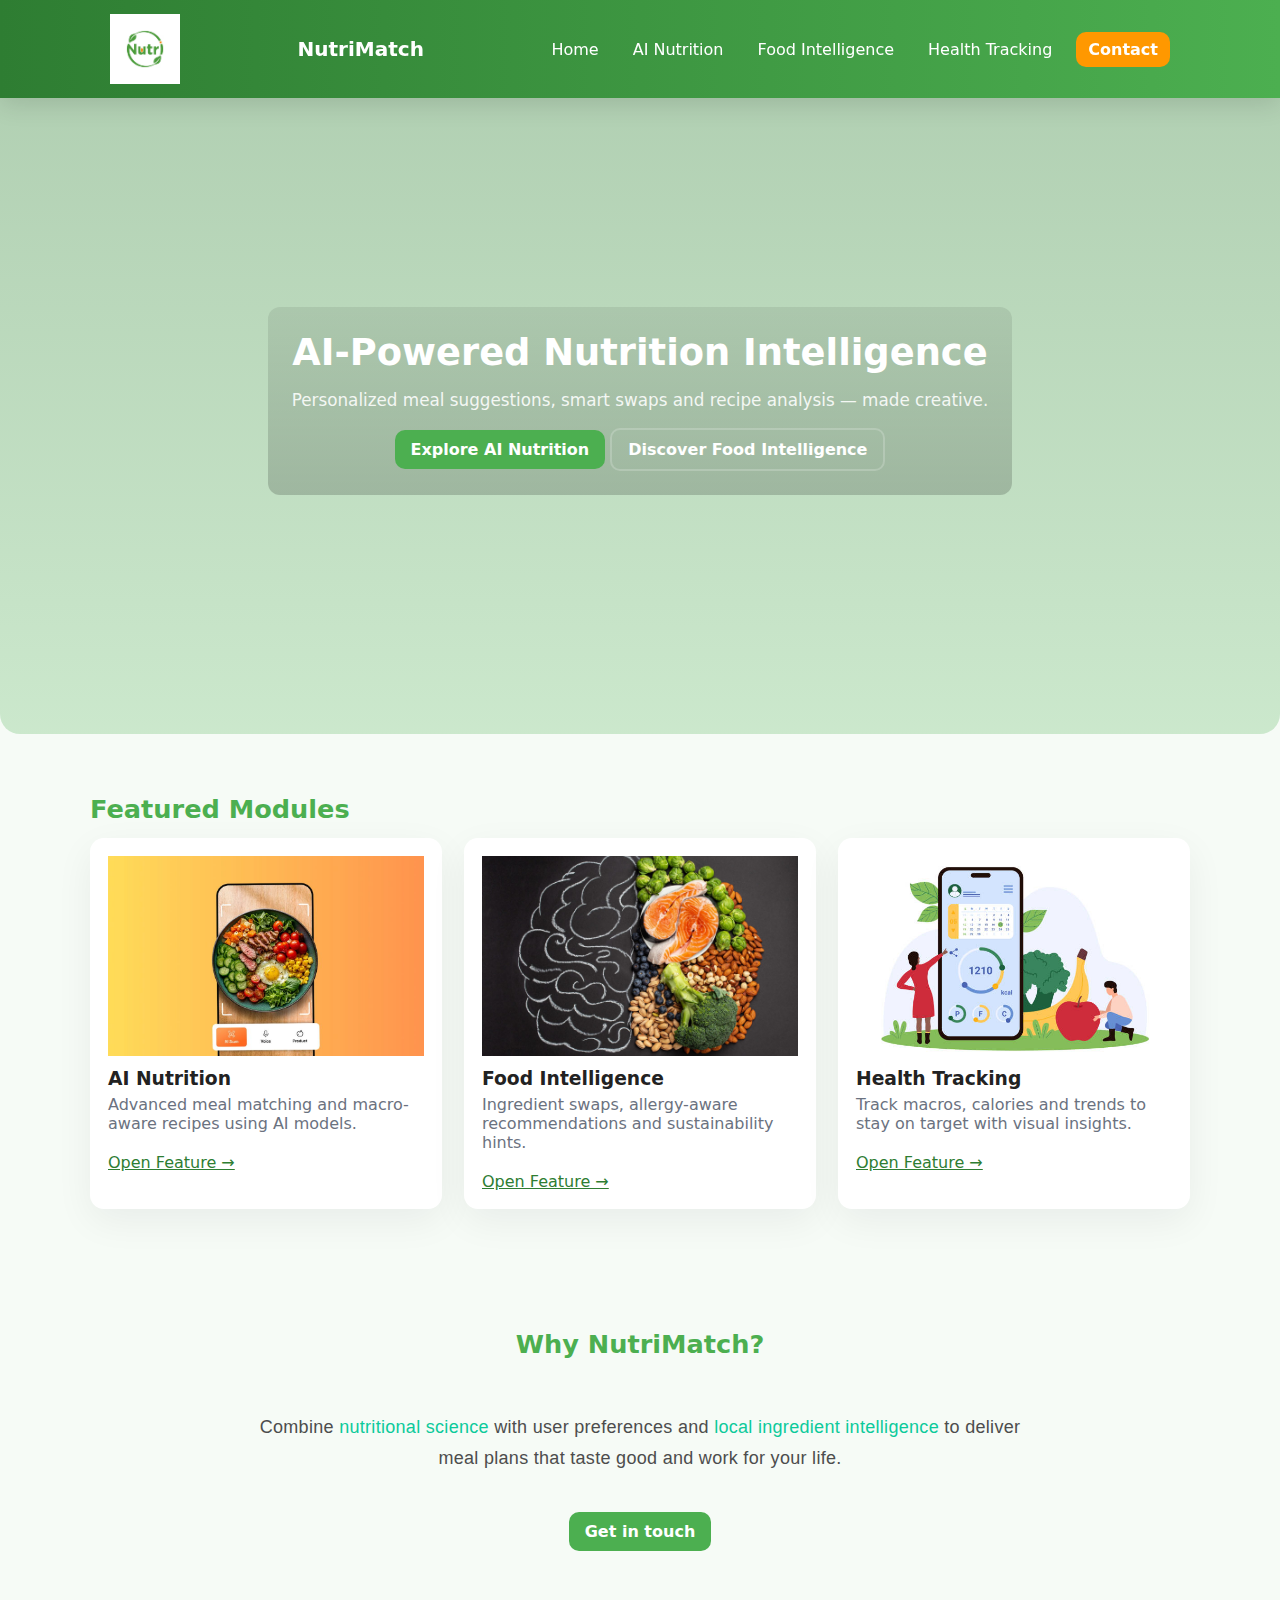
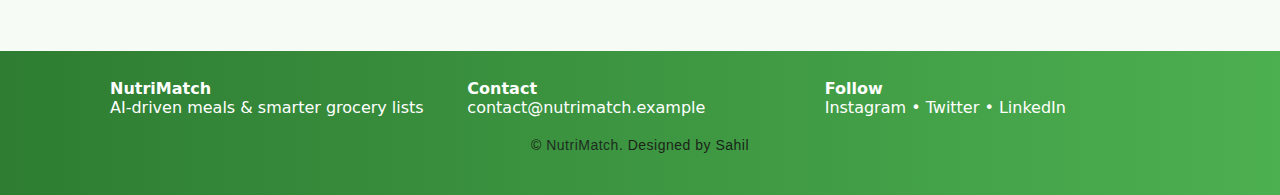
<file: index.html>
<!DOCTYPE html>
<html lang="en">
<head>
 <link rel="icon" type="logo.jpg.avif" href="logo.jpg.avif">
  <meta charset="utf-8" />
  <meta name="viewport" content="width=device-width,initial-scale=1" />
  <title>NutriMatch — Home </title>
  <link rel="stylesheet" href="style.css" />
<body>
  <header class="site-header">
    <div class="container header-inner">
      <img src="logo.jpg.avif" alt="logo" width="70px" height="70">
      <a class="brand" href="index.html">NutriMatch</a>
      <nav class="main-nav" aria-label="Main navigation">
        <a href="index.html" class="nav-link">Home</a>
        <a href="ai.html" class="nav-link">AI Nutrition</a>
        <a href="foodint.html" class="nav-link">Food Intelligence</a>
        <a href="healtthtrack.html" class="nav-link">Health Tracking</a>
        <a href="contact.html" class="nav-link btn-cta">Contact</a>
      </nav>
    </div>
  </header>

  <main>
    <section class="hero hero-home" aria-label="Hero">
      <div class="hero-inner container">
        <h1>AI-Powered Nutrition Intelligence</h1>
        <p class="lead">Personalized meal suggestions, smart swaps and recipe analysis — made creative.</p>
        <div class="hero-ctas">
          <a class="btn" href="ai.html">Explore AI Nutrition</a>
          <a class="btn ghost" href="foodint.html">Discover Food Intelligence</a>
        </div>
      </div>
    </section>

    <section class="section container features-preview" id="features-preview">
      <h2>Featured Modules</h2>
      <div class="grid-3">
        <article class="card">
          <img src="ai-calorie-tracker-photo-food-journal-goldi-2.jpg" alt="AI Nutrition" />
          <h3>AI Nutrition</h3>
          <p>Advanced meal matching and macro-aware recipes using AI models.</p>
          <a class="small-link" href="ai.html">Open Feature →</a>
        </article>

        <article class="card">
          <img src="1_9sjPnug06-SEDKvUxuSUHg.jpg" alt="Food Intelligence" />
          <h3>Food Intelligence</h3>
          <p>Ingredient swaps, allergy-aware recommendations and sustainability hints.</p>
          <a class="small-link" href="foodint.html">Open Feature →</a>
        </article>

        <article class="card">
          <img src="istockphoto-2155532154-612x612.jpg" alt="Health Tracking" />
          <h3>Health Tracking</h3>
          <p>Track macros, calories and trends to stay on target with visual insights.</p>
          <a class="small-link" href="healtthtrack.html">Open Feature →</a>
        </article>
      </div>
    </section>

    <section class="section container about-preview">
      <div class="stack">
        <h2>Why NutriMatch?</h2>
       <p class="lead" style="font-family:'Poppins', sans-serif; font-size:18px; color:#444; line-height:1.7; text-align:center; margin:25px auto; max-width:800px; letter-spacing:0.3px;">
  Combine <span style="color:#00c896;">nutritional science</span> with user preferences and <span style="color:#00c896;">local ingredient intelligence</span> to deliver meal plans that taste good and work for your life.
</p>

        <a class="btn" href="contact.html">Get in touch</a>
      </div>
    </section>
  </main>

  <footer class="site-footer">
    <div class="container">
      <div class="footer-grid">
        <div>
          <strong>NutriMatch</strong><br/>
          AI-driven meals & smarter grocery lists
        </div>
        <div>
          <strong>Contact</strong><br/>
          contact@nutrimatch.example
        </div>
        <div>
          <strong>Follow</strong><br/>
          Instagram • Twitter • LinkedIn
        </div>
      </div>
     <p class="muted" style="text-align:center; font-size:14px; color:#191515; font-family:'Poppins', sans-serif; letter-spacing:0.5px; margin-top:20px;">
  © <span id="yr"></span> <span style="color:#1b1f1e;">NutriMatch</span>. Designed by <span style="color:#131615;">Sahil</span>
</p>

    </div>
  </footer>

  <script src="script.js"></script>
</body>
</html>
</file>
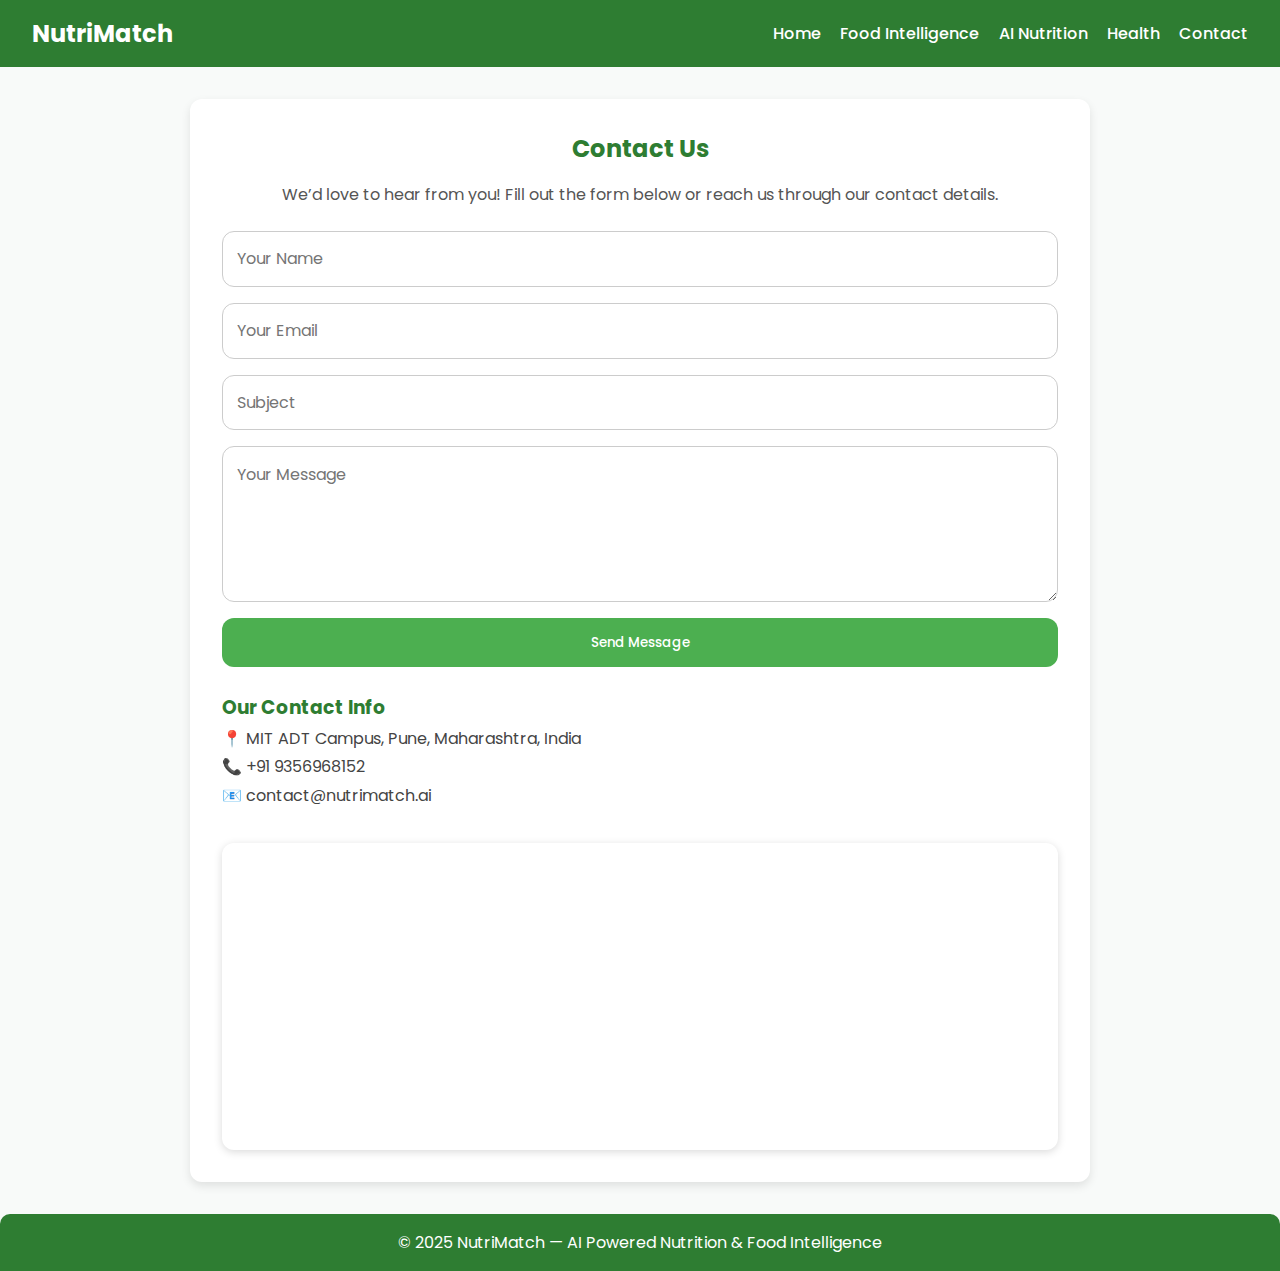
<file: contact.html>
<!DOCTYPE html>
<html lang="en">
<head>
  <meta charset="UTF-8" />
  <meta name="viewport" content="width=device-width, initial-scale=1.0" />
  <title>NutriMatch | Contact Us</title>
  <link href="https://fonts.googleapis.com/css2?family=Poppins:wght@400;600&display=swap" rel="stylesheet">
  <style>
    :root {
      --primary: #2E7D32;
      --secondary: #4CAF50;
      --light-bg: #F8FAF9;
      --text-dark: #222;
      --text-light: #fff;
      --radius: 12px;
    }
    *{margin:0;padding:0;box-sizing:border-box;font-family:'Poppins',sans-serif;}
    body{background:var(--light-bg);color:var(--text-dark);}
    nav{background:var(--primary);color:white;display:flex;justify-content:space-between;align-items:center;padding:1rem 2rem;}
    nav h1{font-size:1.5rem;}
    nav ul{display:flex;gap:1.2rem;list-style:none;}
    nav a{color:white;text-decoration:none;font-weight:500;}
    nav a:hover{color:#b3efb5;}
    .container{max-width:900px;margin:2rem auto;background:white;border-radius:var(--radius);box-shadow:0 4px 10px rgba(0,0,0,0.1);padding:2rem;}
    h2{text-align:center;color:var(--primary);margin-bottom:1rem;}
    form{display:flex;flex-direction:column;gap:1rem;}
    input,textarea{padding:.9rem;border:1px solid #ccc;border-radius:var(--radius);font-size:1rem;width:100%;}
    input:focus,textarea:focus{outline:none;border-color:var(--secondary);box-shadow:0 0 5px rgba(76,175,80,0.4);}
    button{background:var(--secondary);color:white;border:none;padding:.9rem 1.2rem;border-radius:var(--radius);cursor:pointer;transition:.3s;font-weight:500;}
    button:hover{background:var(--primary);}
    .info{margin-top:1.5rem;line-height:1.8;color:#444;}
    .map{margin-top:2rem;border-radius:var(--radius);overflow:hidden;box-shadow:0 2px 8px rgba(0,0,0,0.15);}
    iframe{width:100%;height:300px;border:none;}
    footer{text-align:center;padding:1rem;background:var(--primary);color:white;margin-top:2rem;border-top-left-radius:10px;border-top-right-radius:10px;}
  </style>
</head>
<body>
  <nav>
    <h1>NutriMatch</h1>
    <ul>
      <li><a href="index.html">Home</a></li>
      <li><a href="foodint.html">Food Intelligence</a></li>
      <li><a href="ai.html">AI Nutrition</a></li>
      <li><a href="healtthtrack.html">Health</a></li>
      <li><a href="contact.html">Contact</a></li>
    </ul>
  </nav>

  <div class="container">
    <h2>Contact Us</h2>
    <p style="text-align:center;color:#555;margin-bottom:1.5rem;">We’d love to hear from you! Fill out the form below or reach us through our contact details.</p>

    <form id="contactForm">
      <input type="text" id="name" placeholder="Your Name" required>
      <input type="email" id="email" placeholder="Your Email" required>
      <input type="text" id="subject" placeholder="Subject" required>
      <textarea id="message" rows="5" placeholder="Your Message" required></textarea>
      <button type="submit">Send Message</button>
    </form>

    <div class="info">
      <h3 style="color:var(--primary);margin-top:1.5rem;">Our Contact Info</h3>
      <p>📍 MIT ADT Campus, Pune, Maharashtra, India</p>
      <p>📞 +91 9356968152</p>
      <p>📧 contact@nutrimatch.ai</p>
    </div>

    <div class="map">
      <iframe src="https://www.google.com/maps/embed?pb=!1m18!1m12!1m3!1d3783.2785476320267!2d73.94797867496358!3d18.517380382579294!2m3!1f0!2f0!3f0!3m2!1i1024!2i768!4f13.1!3m3!1m2!1s0x3bc2c36c07f5a0cb%3A0x9e4d77d4a33d25e8!2sMIT%20ADT%20University!5e0!3m2!1sen!2sin!4v1699092326505!5m2!1sen!2sin" allowfullscreen="" loading="lazy"></iframe>
    </div>
  </div>

  <footer>© 2025 NutriMatch — AI Powered Nutrition & Food Intelligence</footer>

  <script>
    document.getElementById("contactForm").addEventListener("submit", function(e){
      e.preventDefault();
      alert("Thank you for contacting NutriMatch! We'll get back to you soon.");
      this.reset();
    });
  </script>
</body>
</html>
</file>
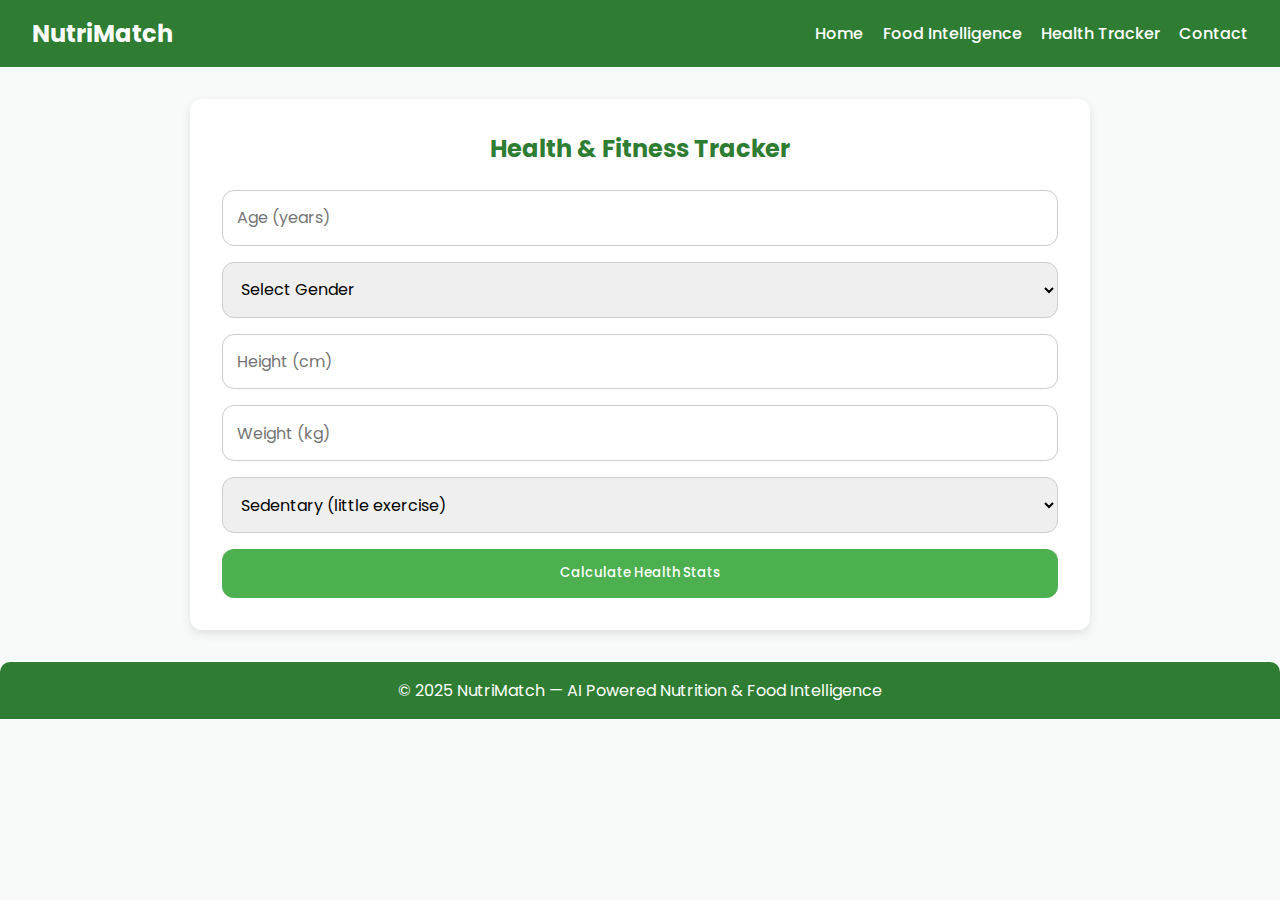
<file: healtthtrack.html>
<!DOCTYPE html>
<html lang="en">
<head>
  <meta charset="UTF-8" />
  <meta name="viewport" content="width=device-width, initial-scale=1.0" />
  <title>NutriMatch | Health Tracker</title>
  <link href="https://fonts.googleapis.com/css2?family=Poppins:wght@400;600&display=swap" rel="stylesheet">
  <style>
    :root {
      --primary: #2E7D32;
      --secondary: #4CAF50;
      --light-bg: #F8FAF9;
      --text-dark: #222;
      --text-light: #fff;
      --radius: 12px;
    }
    *{margin:0;padding:0;box-sizing:border-box;font-family:'Poppins',sans-serif;}
    body{background:var(--light-bg);color:var(--text-dark);}
    nav{background:var(--primary);color:white;display:flex;justify-content:space-between;align-items:center;padding:1rem 2rem;}
    nav h1{font-size:1.5rem;}
    nav ul{display:flex;gap:1.2rem;list-style:none;}
    nav a{color:white;text-decoration:none;font-weight:500;}
    nav a:hover{color:#b3efb5;}
    .container{max-width:900px;margin:2rem auto;background:white;border-radius:var(--radius);box-shadow:0 4px 10px rgba(0,0,0,0.1);padding:2rem;}
    h2{text-align:center;color:var(--primary);margin-bottom:1.5rem;}
    form{display:flex;flex-direction:column;gap:1rem;}
    input,select{padding:.9rem;border:1px solid #ccc;border-radius:var(--radius);font-size:1rem;width:100%;}
    input:focus,select:focus{outline:none;border-color:var(--secondary);box-shadow:0 0 5px rgba(76,175,80,0.4);}
    button{background:var(--secondary);color:white;border:none;padding:.9rem 1.2rem;border-radius:var(--radius);cursor:pointer;transition:.3s;font-weight:500;}
    button:hover{background:var(--primary);}
    .result-card{background:#f1f8f4;border-left:6px solid var(--secondary);border-radius:var(--radius);padding:1.5rem;margin-top:1.5rem;}
    .result-card h3{color:var(--primary);}
    .result-card p{margin:.5rem 0;color:#333;}
    footer{text-align:center;padding:1rem;background:var(--primary);color:white;margin-top:2rem;border-top-left-radius:10px;border-top-right-radius:10px;}
  </style>
</head>
<body>
  <nav>
    <h1>NutriMatch</h1>
    <ul>
      <li><a href="index.html">Home</a></li>
      <li><a href="food-intelligence.html">Food Intelligence</a></li>
      <li><a href="health.html">Health Tracker</a></li>
      <li><a href="contact.html">Contact</a></li>
    </ul>
  </nav>

  <div class="container">
    <h2>Health & Fitness Tracker</h2>
    <form id="healthForm">
      <input type="number" id="age" placeholder="Age (years)" required>
      <select id="gender" required>
        <option value="">Select Gender</option>
        <option value="male">Male</option>
        <option value="female">Female</option>
      </select>
      <input type="number" id="height" placeholder="Height (cm)" required>
      <input type="number" id="weight" placeholder="Weight (kg)" required>
      <select id="activity">
        <option value="1.2">Sedentary (little exercise)</option>
        <option value="1.375">Lightly active</option>
        <option value="1.55">Moderately active</option>
        <option value="1.725">Very active</option>
      </select>
      <button type="submit">Calculate Health Stats</button>
    </form>

    <div id="result"></div>
  </div>

  <footer>© 2025 NutriMatch — AI Powered Nutrition & Food Intelligence</footer>

  <script>
    document.getElementById("healthForm").addEventListener("submit", function(e){
      e.preventDefault();

      const age = parseFloat(document.getElementById("age").value);
      const gender = document.getElementById("gender").value;
      const height = parseFloat(document.getElementById("height").value);
      const weight = parseFloat(document.getElementById("weight").value);
      const activity = parseFloat(document.getElementById("activity").value);

      if(!age || !gender || !height || !weight){ alert("Please fill all fields."); return; }


      const bmi = (weight / ((height/100) ** 2)).toFixed(1);
      let bmiStatus = "";
      if(bmi < 18.5) bmiStatus = "Underweight";
      else if(bmi < 24.9) bmiStatus = "Normal weight";
      else if(bmi < 29.9) bmiStatus = "Overweight";
      else bmiStatus = "Obese";

     
      let bmr;
      if(gender === "male")
        bmr = 88.36 + (13.4 * weight) + (4.8 * height) - (5.7 * age);
      else
        bmr = 447.6 + (9.2 * weight) + (3.1 * height) - (4.3 * age);

      const calorieNeeds = Math.round(bmr * activity);
      const water = Math.round(weight * 35 / 1000); 

      document.getElementById("result").innerHTML = `
        <div class="result-card">
          <h3>Your Health Report</h3>
          <p><strong>BMI:</strong> ${bmi} (${bmiStatus})</p>
          <p><strong>Daily Calorie Needs:</strong> ${calorieNeeds} kcal/day</p>
          <p><strong>Recommended Water Intake:</strong> ${water} litres/day</p>
        </div>
      `;
    });
  </script>
</body>
</html>
</file>
<file: style.css>
:root{
  --green-600:#2E7D32;
  --green-500:#4CAF50;
  --accent:#FF9800;
  --bg:#f6fbf6;
  --muted:#6b7280;
  --glass: rgba(255,255,255,0.85);
  --container: 1100px;
  --radius:14px;
  font-family: 'Poppins', system-ui, -apple-system, 'Segoe UI', Roboto, 'Helvetica Neue', Arial;
}

*{box-sizing:border-box}
html,body{height:100%}
body{
  margin:0;
  background:var(--bg);
  color:#222;
  -webkit-font-smoothing:antialiased;
  -moz-osx-font-smoothing:grayscale;
}

/* container */
.container{max-width:var(--container);margin:0 auto;padding:0 20px}

/* header */
.site-header{position:fixed;left:0;right:0;top:0;background:linear-gradient(90deg,var(--green-600),var(--green-500));color:#fff;z-index:60;padding:14px 0;box-shadow:0 6px 24px rgba(0,0,0,0.12)}
.header-inner{display:flex;align-items:center;justify-content:space-between}
.brand{font-weight:700;font-size:1.25rem;color:#fff;text-decoration:none}
.main-nav{display:flex;gap:14px;align-items:center}
.nav-link{color:#fff;text-decoration:none;padding:8px 10px;border-radius:8px;transition:all .18s}
.nav-link:hover{background:rgba(255,255,255,0.06);transform:translateY(-2px)}
.nav-link.active{background:rgba(255,255,255,0.08)}
.btn-cta{background:var(--accent);padding:8px 12px;border-radius:10px;color:#fff;font-weight:600}

/* hero */
.hero{height:74vh;display:flex;align-items:center;justify-content:center;background-position:center;background-size:cover;color:#fff;margin-top:68px;border-bottom-left-radius:20px;border-bottom-right-radius:20px}
.hero-inner{text-align:center;padding:24px;background:linear-gradient(180deg, rgba(0,0,0,0.08), rgba(0,0,0,0.18));border-radius:12px}
.hero-home{background-image:linear-gradient(rgba(46,125,50,0.35), rgba(76,175,80,0.25)), url('https://images.unsplash.com/photo-1504674900247-0877df9cc836?auto=format&fit=crop&w=1600&q=80')}
.hero-feature{background-size:cover;background-position:center}

/* headings */
h1{font-size:2.3rem;margin:0 0 12px}
h2{font-size:1.6rem;color:var(--green-500);margin:0 0 14px}

/* text */
.lead{font-size:1.05rem;color:#f8faf8;opacity:0.95;margin-bottom:18px}
.muted{color:var(--muted);opacity:0.9}

/* buttons */
.btn{background:var(--green-500);color:#fff;padding:10px 16px;border-radius:10px;text-decoration:none;font-weight:600;display:inline-block}
.btn.ghost{background:transparent;border:2px solid rgba(255,255,255,0.2)}
.small-link{display:inline-block;margin-top:12px;color:var(--green-600)}

/* layout helpers */
.section{padding:60px 0}
.grid-3{display:grid;grid-template-columns:repeat(3,1fr);gap:22px}
.grid-2{display:grid;grid-template-columns:repeat(2,1fr);gap:22px}
.stack{display:flex;flex-direction:column;gap:14px;align-items:center;}

/* cards */
.card{background:#fff;border-radius:var(--radius);overflow:hidden;box-shadow:0 12px 38px rgba(16,24,40,0.06);padding:18px}
.card img{width:100%;height:200px;object-fit:cover;display:block}
.card h3{margin:12px 0 6px}
.card p{color:var(--muted);margin:0 0 8px}

/* feature art */
.feature-art{width:100%;border-radius:12px;box-shadow:0 8px 30px rgba(0,0,0,0.08)}

/* forms */
label{display:block;margin-bottom:8px;color:#333}
input,textarea{width:100%;padding:12px;border-radius:10px;border:1px solid #e6edf0;margin-bottom:10px}

/* footer */
.site-footer{padding:28px 0;background:linear-gradient(90deg,var(--green-600),var(--green-500));color:#fff;margin-top:40px}
.footer-grid{display:grid;grid-template-columns:repeat(3,1fr);gap:12px;align-items:start}

/* responsive */
@media (max-width:1000px){
  .grid-3{grid-template-columns:repeat(2,1fr)}
  .grid-2{grid-template-columns:1fr}
}
@media (max-width:720px){
  .grid-3{grid-template-columns:1fr}
  .header-inner{flex-direction:row;gap:8px}
  .main-nav{gap:8px;flex-wrap:wrap}
  h1{font-size:1.6rem}
}
</file>
